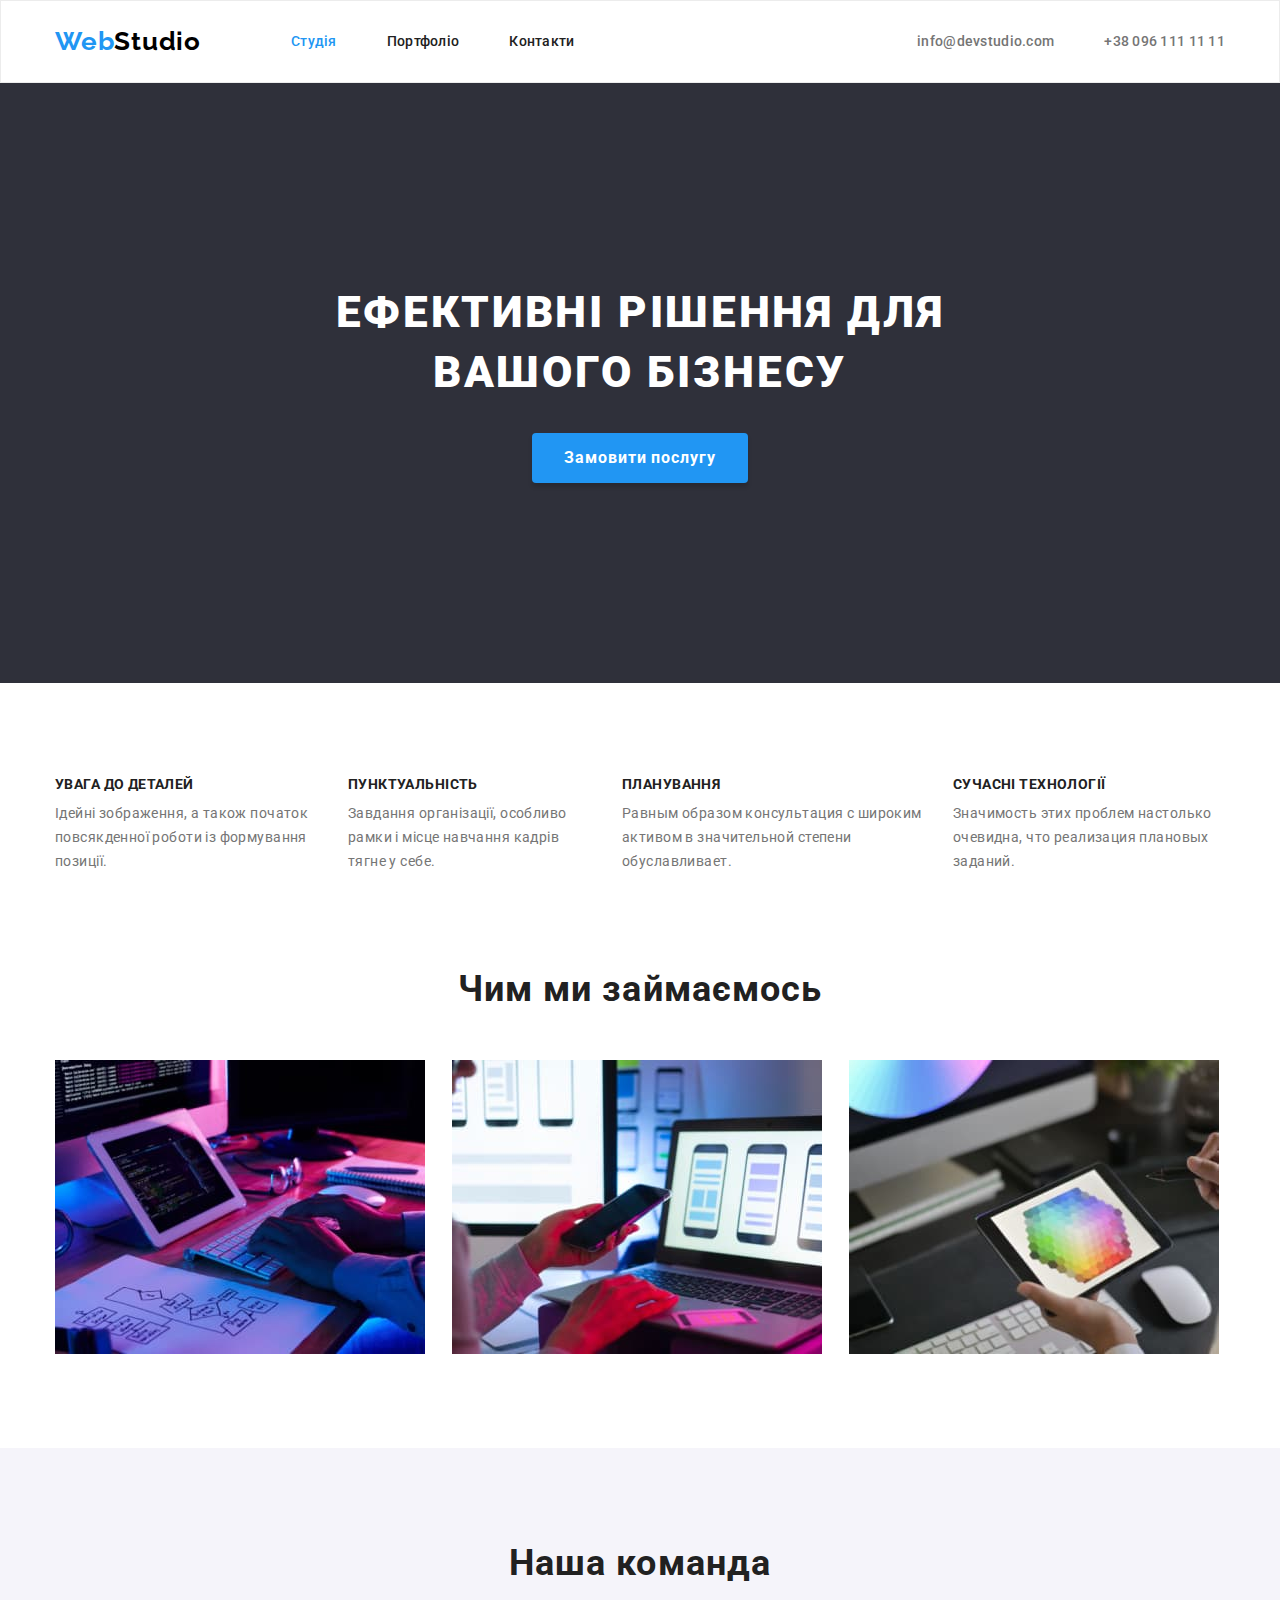
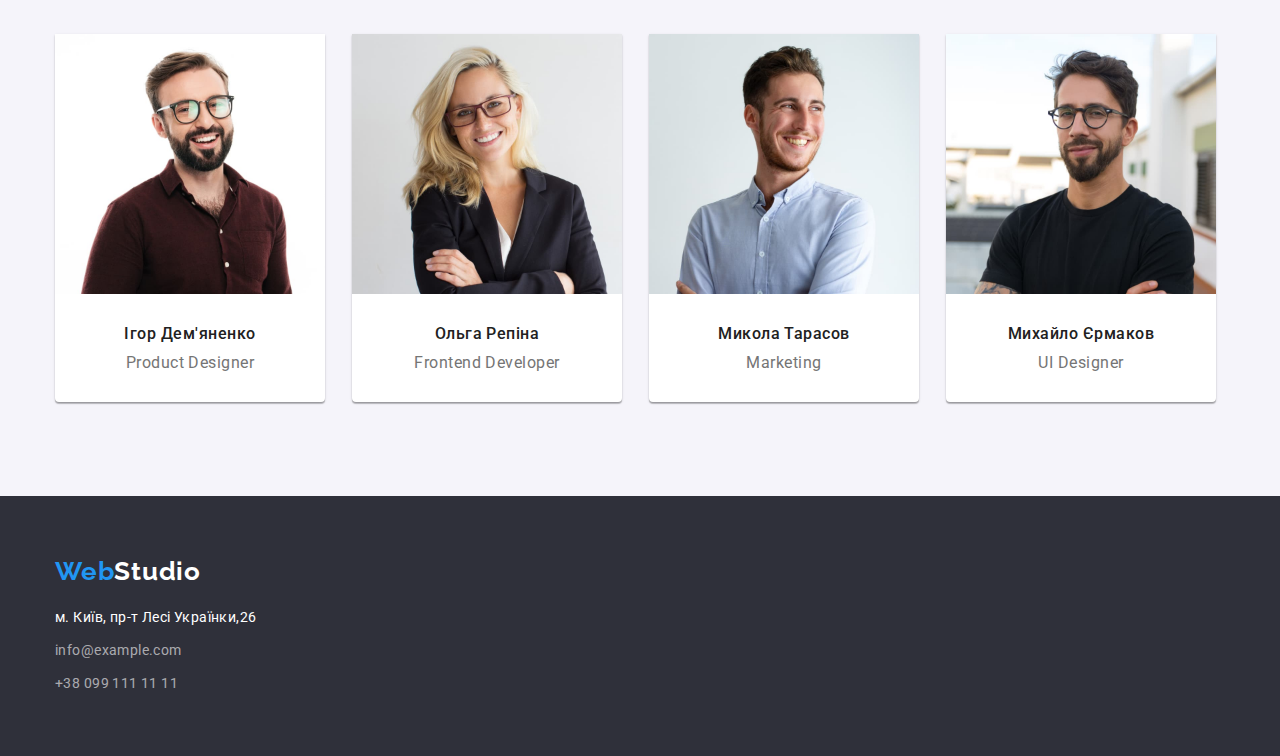
<file: index.html>
<!DOCTYPE html>
<html lang="uk">
<head>
    <meta charset="UTF-8">
    <meta http-equiv="X-UA-Compatible" content="IE=edge">
    <meta name="viewport" content="width=device-width, initial-scale=1.0">
    <title>web-studio</title>
<link rel="preconnect" href="https://fonts.googleapis.com">
<link rel="preconnect" href="https://fonts.gstatic.com" crossorigin>
<link href="https://fonts.googleapis.com/css2?family=Raleway:wght@700&family=Roboto:wght@400;500;700;900&display=swap"
    rel="stylesheet">
    <link rel="stylesheet" href="https://cdn.jsdelivr.net/npm/modern-normalize@1.1.0/modern-normalize.min.css">
    <link rel="stylesheet" href="./css/styles.css">
</head>
<body>
    <!-- Header -->
    <header class="page-header">
        <div class="container page-header-container">
        <nav class="page-navigation">
            <a class="logo link" href="./index.html"><span class="text-blue">Web</span>Studio</a>
            <ul class="main-menu list">
                <li class="menu-item">
                    <a href="./index.html" class="menu-link link active">Студія</a>
                </li>
                <li class="menu-item">
                    <a href="./portfolio.html" class="menu-link link">Портфоліо</a>
                </li>
                <li class="menu-item">
                    <a href="./index.html" class="menu-link link">Контакти</a>
                </li>
            </ul>
        </nav>
        <ul class="contact-menu list page-header-container">
            <li class="contact-menu-item">
                <a class="contact-link menu-link link" href="mailto:info@devstudio.com">info@devstudio.com</a>
            </li>
    
            <li class="contact-menu-item">
                <a class="contact-link menu-link link" href="tel:+380961111111">+38 096 111 11 11</a>
            </li>
        </ul>
        </div>
    </header>
    
    <!-- Main -->
<!-- Hero -->
    <main>
        <section class="hero-section">
            <div class="container">
            <h1 class="main-tittle">Ефективні рішення для вашого бізнесу</h1>
            <button class="main-button" type="button">Замовити послугу</button>
            </div>
        </section>
    
        <!-- Our benefits -->
        <section class="benefits section">
            <div class="container">
            <h2 class="visually-hidden">Наші переваги</h2>
            <ul class="benefits-list list">
                <li class="benefits-list-item">
                    <h3 class="benefits-list-item-tittle">Увага до деталей</h3>
                    <p class="benefits-list-item-description">Ідейні зображення, а також початок повсякденної роботи із формування позиції. </p>
                </li>
    
            
                <li class="benefits-list-item">
                    <h3 class="benefits-list-item-tittle">Пунктуальність</h3>
                <p class="benefits-list-item-description">Завдання організації, особливо рамки і місце навчання кадрів тягне у себе.</p>
            </li>
                <li class="benefits-list-item">
                    <h3 class="benefits-list-item-tittle">Планування</h3>
            
                <p class="benefits-list-item-description">Равным образом консультация с широким активом в значительной степени обуславливает.</p>
            </li>

            <li class="benefits-list-item">
                <h3 class="benefits-list-item-tittle">Сучасні технології</h3>
            <p class="benefits-list-item-description">Значимость этих проблем настолько очевидна, что реализация плановых заданий.</p>
            </li>
        </ul>
        </div>
        </section>

<!-- About -->
        <section class="about-section section">
            <div class="container">
            <h2 class="section-title">Чим ми займаємось</h2>
            <ul class="about-list list flex-list" >
                <li class="about-list-item">
                    <img src="./images/box1jpg.jpg" alt="фото роботи"
                width="370"
                />
                </li>
                <li class="about-list-item">
                    <img src="./images/img-5.jpg" alt="фото роботи" width="370"/>
                </li>
                <li class="about-list-item">
                 <img src="./images/img-2.jpg" alt="фото роботи" width="370"/>
                </ul>
            </div>
              </section>

              <!-- Employees -->
              <section class="employees-section section">
                  <div class="container">
                  <h2 class="section-title">Наша команда</h2>
                  <ul class="employees-list list flex-list">
                      <li class="about-employees-list-item">
                          <img src="./images/specialist1.jpg" alt="фото спеціаліста"
                          width="270"/>
                          <div class="employees-card-content-wrapper">
                        <h3 class="employee-name"> Ігор Дем'яненко</h3>
                    <p class="employee-position" lang="en">Product Designer</p>
                    </div>
                    </li>


                    <li class="about-employees-list-item">
                        <img src="./images/specialist2.jpg" alt="фото спеціаліста" width="270"/>
                        <div class="employees-card-content-wrapper">
                        <h3 class="employee-name">Ольга Репіна</h3>
                        <p class="employee-position" lang="en">Frontend Developer</p> 
                        </div>
                        <li class="about-employees-list-item">
                            <img src="./images/specialist3.jpg" alt="фото спеціаліста" width="270"/>
                            <div class="employees-card-content-wrapper">
                            <h3 class="employee-name">Микола Тарасов</h3>
                            <p class="employee-position" lang="en">Marketing</p>
                            </div>
                            <li class="about-employees-list-item">
                                <img src="./images/specialist4.jpg" alt="фото спеціаліста" width="270"/>
                               <div class="employees-card-content-wrapper">
                                <h3 class="employee-name">Михайло Єрмаков</h3>
                                <p class="employee-position" lang="en">UI Designer</p>
                                </div>
                  </ul>
                </div>
              </section>
            </main>
<!-- Footer Contacts -->
<footer class="footer-list list">
    <div class="container">
    <a class="logo link footer-logo" href="/index.html"><span class="text-blue">Web</span>Studio</a>
    <address>
        <ul class="contact-link list">
            <li class="adress list footer-list-item">
                <a class="maps link menu-link" href="https://goo.gl/maps/hhCW37L2dN7FxY7t6" target="_blank"
                    rel="noopener noreferrer"> м. Київ, пр-т Лесі
                    Українки,26 </a>
            </li>
            <li class="address-link footer-list-item">
                <a class="adress-link link menu-link" href="mailto:info@example.com">info@example.com</a>
            </li>

            <li class="phone footer-list-item">
                <a class="adress-link link menu-link" href="tel:+380901111111">+38 099 111 11 11</a>
            </li>
        </ul>
    </address>
    </div>
</footer>
</body>
</html>
</file>
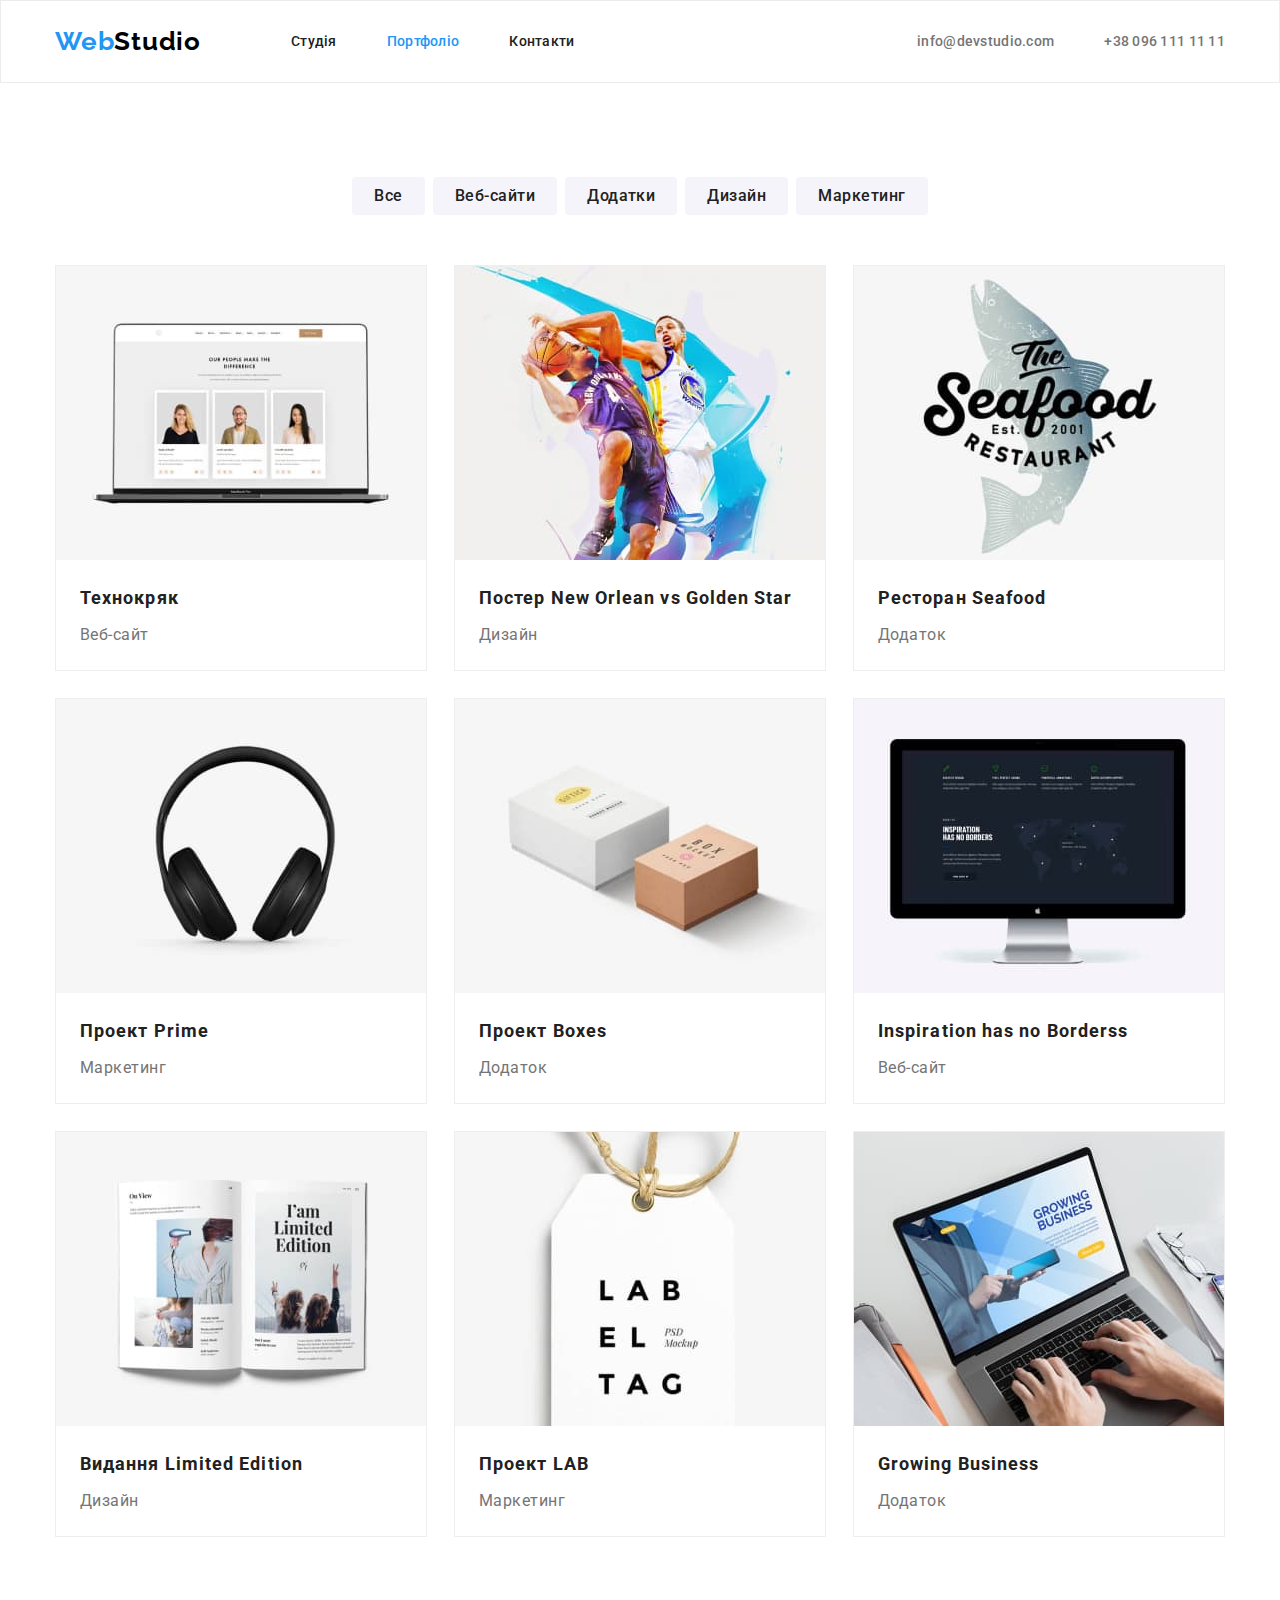
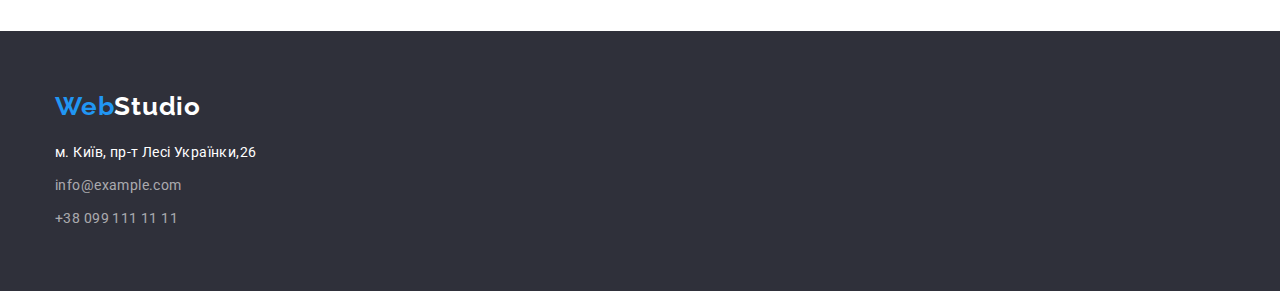
<file: portfolio.html>
<!DOCTYPE html>
<html lang="uk">
<head>
    <meta charset="UTF-8">
    <meta http-equiv="X-UA-Compatible" content="IE=edge">
    <meta name="viewport" content="width=device-width, initial-scale=1.0">
    <title>portfolio web-studio</title>
  <link rel="preconnect" href="https://fonts.googleapis.com">
  <link rel="preconnect" href="https://fonts.gstatic.com" crossorigin>
  <link href="https://fonts.googleapis.com/css2?family=Raleway:wght@700&family=Roboto:wght@400;500;700;900&display=swap"
    rel="stylesheet">
  <link rel="stylesheet" href="https://cdn.jsdelivr.net/npm/modern-normalize@1.1.0/modern-normalize.min.css">
  <link rel="stylesheet" href="./css/styles.css">

</head>
<body>
      <!-- Header -->
      <header class="page-header">
        <div class="container page-header-container">
          <nav class="page-navigation">
            <a class="logo link" href="./index.html"><span class="text-blue">Web</span>Studio</a>
            <ul class="main-menu list">
              <li class="menu-item">
                <a href="./index.html" class="menu-link link ">Студія</a>
              </li>
              <li class="menu-item">
                <a href="./portfolio.html" class="menu-link link active">Портфоліо</a>
              </li>
              <li class="menu-item">
                <a href="./index.html" class="menu-link link">Контакти</a>
              </li>
            </ul>
          </nav>
          <ul class="contact-menu list contact-header-container">
            <li class="contact-menu-item">
              <a class="contact-link menu-link link" href="mailto:info@devstudio.com">info@devstudio.com</a>
            </li>
      
            <li class="contact-menu-item">
              <a class="contact-link menu-link link" href="tel:+380961111111">+38 096 111 11 11</a>
            </li>
          </ul>
        </div>
      </header> 

<!-- Filter Buttons -->
<!-- Portfolio -->
<main>             
<section class="work-section section">
  <div class="container">
    <h1 class="visually-hidden">Наші послуги</h1>
    <ul class="filter-list">
      <li class="filter-list-item list"><button type="button" class="filter-list-button">Все</button></li>
      <li class="filter-list-item list"><button type="button" class="filter-list-button">Веб-сайти</button></li>
      <li class="filter-list-item list"><button type="button" class="filter-list-button">Додатки</button></li>
      <li class="filter-list-item list"><button type="button" class="filter-list-button">Дизайн</button></li>
      <li class="filter-list-item list"><button type="button" class="filter-list-button">Маркетинг</button></li>
    </ul>
<ul class="portfolio flex-list">
  <li class="portfolio-item list">
    <a class="portfolio-item-link link" href="./portfolio.html"> 
      <img class="portfolio-item-img" src="images/imgtechnokr.jpg" alt="технокряк" width="370"> 
    <div class="employees-card-content-wrapper">
      <h2 class="portfolio-item-title">Технокряк</h2>
    <p class="portfolio-item-description">Веб-сайт</p>
  </div>
  </a>
  </li>

  <li class="portfolio-item list">
    <a class="portfolio-item-link link" href="./portfolio.html">
      <img class="portfolio-item-img" src="images/imgposter.jpg" alt="дизайн" width="370">
      <div class="employees-card-content-wrapper">
      <h2 class="portfolio-item-title">Постер New Orlean vs Golden Star</h2>
      <p class="portfolio-item-description">Дизайн</p>
    </div>
    </a>
  </li>

  <li class="portfolio-item list">
    <a class="portfolio-item-link link" href="./portfolio.html">
      <img class="portfolio-item-img" src="images/seafoodnew.jpg" alt="додаток" width="370">
      <div class="employees-card-content-wrapper"> 
      <h2 class="portfolio-item-title">Ресторан Seafood</h2>
      <p class="portfolio-item-description">Додаток</p>
    </div>
    </a>
  </li>

<li class="portfolio-item list">
  <a class="portfolio-item-link link" href="./portfolio.html">
    <img class="portfolio-item-img" src="images/imgprojectprime.jpg" alt="маркетинг" width="370">
    <div class="employees-card-content-wrapper">
    <h2 class="portfolio-item-title">Проект Prime </h2>
    <p class="portfolio-item-description">Маркетинг</p>
  </div>
  </a>
</li>

<li class="portfolio-item list">
  <a class="portfolio-item-link link" href="./portfolio.html">
    <img class="portfolio-item-img" src="images/imgprojectboxers.jpg" alt="додаток" width="370">
    <div class="employees-card-content-wrapper">
    <h2 class="portfolio-item-title">Проект Boxes</h2>
    <p class="portfolio-item-description">Додаток</p>
  </div>
  </a>
</li>

<li class="portfolio-item list">
  <a class="portfolio-item-link link" href="./portfolio.html">
    <img class="portfolio-item-img" src="images/imginspiration.jpg" alt="Веб-сайт" width="370">
    <div class="employees-card-content-wrapper">
    <h2 class="portfolio-item-title">Inspiration has no Borderss</h2>
    <p class="portfolio-item-description">Веб-сайт</p>
  </div>
  </a>
</li>

<li class="portfolio-item list">
  <a class="portfolio-item-link link" href="./portfolio.html">
    <img class="portfolio-item-img" src="images/limitededitionnew.jpg" alt="Дизайн" width="370">
    <div class="employees-card-content-wrapper">
    <h2 class="portfolio-item-title"> Видання <span lang="en">Limited Edition</span></h2>
    <p class="portfolio-item-description">Дизайн</p>
  </div>
  </a>
</li>

<li class="portfolio-item list">
  <a class="portfolio-item-link link" href="./portfolio.html">
    <img class="portfolio-item-img" src="images/projectlabnew.jpg" alt="Маркетинг" width="370">
    <div class="employees-card-content-wrapper">
    <h2 class="portfolio-item-title">Проект LAB</h2>
    <p class="portfolio-item-description">Маркетинг</p>
  </div>
  </a>
</li>

<li class="portfolio-item list">
  <a class="portfolio-item-link link" href="./portfolio.html">
    <img class="portfolio-item-img" src="images/imgbusiness.jpg" alt="додаток" width="370">
    <div class="employees-card-content-wrapper">
    <h2 class="portfolio-item-title">Growing Business</h2>
    <p class="portfolio-item-description">Додаток</p>
  </div>
  </a>
</li>
</ul>
</div>
</section>
</main>

<!-- Footer Contacts -->
<footer class="footer-list list">
  <div class="footer-wrapper container">
  <a class="logo link footer-logo" href="index.html"><span class="text-blue">Web</span>Studio</a>
  <address>
    <ul class="contact-link list">
      <li class="adress footer-list-item">
        <a class="maps link menu-link" href="https://goo.gl/maps/hhCW37L2dN7FxY7t6" target="_blank" rel="noopener noreferrer"> м. Київ, пр-т Лесі
          Українки,26 </a>
      </li>

      <li class="address-link list footer-list-item">
        <a class="adress-link link menu-link" href="mailto:info@example.com">info@example.com</a>
      </li>

      <li class="phone footer-list-item">
        <a class="adress-link link menu-link" href="tel:+380901111111">+38 099 111 11 11</a>
      </li>
    </ul>
  </address>
  </div>
</footer>
</body>
</html>
</file>
<file: css/styles.css>
:root {
            --primary-font: 'Roboto', sans-serif;
            --logo-font: 'Raleway', sans-serif;
            --primary-text-color-theme-dark: #FFFFFF;
            --primary-text-color-theme-light: #212121;
            --secondary-text-color-theme-light: #757575;
            --logo-text-color-black: #000000;
            --color-blue: #2196F3;
            --background-color-dark: #2F303A;
            --light-grey-color: #EEEEEE;
            --another-grey-color: #F5F4FA;
            --another-black-color: #2F303A;
            --transparent-white-color: rgba(255, 255, 255, 0.6);
            --hover-background-color: #188CE8;
            --header-border-color:#ECECEC;
            
        }
    
        h1,
        h2,
        h3,
        h4,
         p {
        margin-top: 0;
        margin-bottom: 0;
        }

        ul, 
        ol {
            margin-top: 0;
            margin-bottom: 0;
            padding-left: 0;
        }

        img {
        display: block;
        max-width: 100%;
        height: auto;
        }

        button {
            cursor: pointer;
            display: block;
            margin: 0 auto;
            padding: 10px 32px;
            border: none;
            border-radius: 4px;
            display: inline-block;
            -webkit-appearance: none;
            -moz-appearance: none;
            appearance: none;
            text-decoration: none;
        }

        
                button::-moz-focus-inner {
                    border: 0;
                    padding: 0;
                }

    .list {
        list-style: none;
        padding-left: 0;
        margin: 0;
    }

    .link {
        text-decoration: none;
        color: var(--primary-text-color-theme-light);
    }

        body {
            font-family: var(--primary-font);
            color: var(--primary-text-color-theme-light);
            background-color: var(--primary-text-color-theme-dark);
            font-size: 14px;
            letter-spacing: 0.03em;

        }

        .section {
            padding: 94px 0;

        }

        .container {
            width: 1200px;
            margin-left: auto;
            margin-right: auto;
            padding-left: 15px;
            padding-right: 15px;
        }

        address {
            font-style: normal;
        }

        .active.link {
            color: var(--color-blue);
        }

        .visually-hidden {
         position: absolute;
         width: 1px;
         height: 1px;
         margin: -1px;
         border: 0;
         padding: 0;
        white-space: nowrap;
        clip-path: inset(100%);
        clip: rect(0 0 0 0);
        overflow: hidden;
                }

    /* HEADER */

    .page-header {
        padding: 25px 0;
        border: 1px solid var(--header-border-color);
    }

        .page-header-container {
            display: flex;
            align-items: center;
            margin-left: auto;
        }
        

            .contact-header-container {
            display: flex;
             align-items: center;
            margin-left: auto;
                }

        .page-navigation {
            display: flex;
            align-items: center;
        }

        .main-menu {
            display: flex;
        }


.logo   {
color: var(--logo-text-color-black);
font-family: var(--logo-font);
    font-weight: 700;
    font-size: 26px;
    line-height: 1.19;
    letter-spacing: 0.03em;
    margin-right: 90px;
}

.menu-item:not(:last-child) {
    margin-right: 50px;
}

.contact-menu-item:not(:last-child) {
    margin-right: 50px;
    
}


    .text-blue {
            color: var(--color-blue);
            letter-spacing: 0.03em;
    }

        .menu-link {
            font-weight: 500;
            font-size: 14px;
            line-height: 1.14;
            letter-spacing: 0.02em;
            color: var(--primary-text-color-theme-light); 
        }

        .menu-link.contact-link {
            color: var(--secondary-text-color-theme-light);
            }

        .menu-link:hover,
        .menu-link:focus {
                    color: var(--color-blue);
                }

         
                    /* Studio contect */

        .hero-section {
        background-color: var(--background-color-dark);
        padding-top:200px;
        padding-bottom: 200px;
        
            }


                    /* Hero Main contact */
        .main-tittle    {
                color: var(--primary-text-color-theme-dark);
                font-weight: 900;
                font-size: 44px;
                line-height: 1.36;
                letter-spacing: 0.06em;
                max-width: 696px;
                margin: 0 auto;
                text-transform: uppercase;
                text-align: center;
                margin-bottom: 30px;
        }

        .main-button {
            background-color: var(--color-blue);
            box-shadow: 0px 4px 4px rgba(0, 0, 0, 0.15);
            font-family: inherit;
            color: var(--primary-text-color-theme-dark);
            letter-spacing: 0.06em;
                font-weight: 700;
                font-size: 16px;
                line-height: 1.87;
                text-align: center;
                letter-spacing: 0.06em; 
                margin: 0 auto;
                display: block;
                
                
        }

        
        .main-button:hover, 
        .main-button:focus {
        background-color: var(--hover-background-color);
    
        }

        /* Benefits  */


.benefits-list {
    display: flex;
    gap: 30px;
}
         
        .benefits-list-item-tittle {
                    font-weight: 700;
                    font-size: 14px;
                    line-height: 1.14;
                    letter-spacing: 0.03em;
                    text-transform: uppercase;
                    margin-bottom: 10px;
        }

                .benefits-list-item-description {
                color: var(--secondary-text-color-theme-light);
                font-weight: 400;
                font-size: 14px;
                line-height: 1.71;
                letter-spacing: 0.03em;
                }

            /* Employees */

            .about-section {
            padding-top: 0;
                        }
                                       
       
                 .flex-list {
                 display: flex;
                 flex-wrap: wrap;
                 gap: 27px;
                
                }

            .employees-section {
            background-color: #F5F4FA;
            padding: 94px 0;
                        }


            .employees-card-content-wrapper {
                padding-top: 30px;
                padding-bottom: 30px;
                text-align: center;
            }



            .about-employees-list-item {
                background: var(--primary-text-color-theme-dark);
                box-shadow: 0px 1px 3px rgba(0, 0, 0, 0.12), 0px 1px 1px rgba(0, 0, 0, 0.14), 0px 2px 1px rgba(0, 0, 0, 0.2);
                border-radius: 0px 0px 4px 4px;
            }
            

            .section-title {
        font-weight: 700;
        font-size: 36px;
        line-height: 1.17;
        text-align: center;
        letter-spacing: 0.03em;
        margin-bottom: 50px;
            }

        .employee-name {
            color: var(--primary-text-color-theme-light);
            font-weight: 500;
            font-size: 16px;
            line-height: 1.19;
            letter-spacing: 0.03em;
            margin-bottom: 9px;
        }

        .employee-position {
        color:var(--secondary-text-color-theme-light);
        font-weight: 400;
        font-size: 16px;
        line-height: 1.19;
        letter-spacing: 0.03em;
        }


        /* Footer */
 .footer-list {
     background-color: var(--background-color-dark);
     padding: 60px 0;
 }

  .footer-logo {
    color: var(--primary-text-color-theme-dark);
    margin-bottom: 20px;
    display: block;
  }

  .footer-list-item:not(:last-child) {
      margin-bottom: 9px;
  }

 .maps {
        color: var(--primary-text-color-theme-dark);
        font-weight: 400;
        font-size: 14px;
        line-height: 1.71;
        letter-spacing: 0.03em;
 }

 .adress-link {
    font-weight: 400;
    font-size: 14px;
    line-height: 1.71;
    letter-spacing: 0.03em;
    color: rgba(255, 255, 255, 0.6);
 }


/* Portfolio second page */
/* Buttons */

.filter-list {
    display: flex;
    gap: 8px;
    justify-content: center;
    margin-bottom: 50px;
  
}


.filter-list-button {
    font-weight: 500;
    font-size: 16px;
    line-height: 1.6;
    text-align: center;
    letter-spacing: 0.03em;
    font-family: inherit;
    background-color: var(--another-grey-color);
    border-radius: 4px;
    color: var(--primary-text-color-theme-light);
    padding: 6px 22px;
}


.filter-list-button:hover,
.filter-list-button:focus
 { 
    color: var(--primary-text-color-theme-dark);
    background-color: var(--color-blue);
    
}

.portfolio-item {
    background: var(--primary-text-color-theme-dark);
    border: 1px solid var(--light-grey-color);
}

.portfolio-item .employees-card-content-wrapper {
    text-align: left;
    padding: 20px 24px;
}

.portfolio-item-title {
    color: var(--primary-text-color-theme-light);
    font-weight: 700;
    font-size: 18px;
    line-height: 2;
    letter-spacing: 0.06em;
    margin-bottom: 4px;
}
 
.portfolio-item-description {
    color: var(--secondary-text-color-theme-light);
    font-weight: 400;
    font-size: 16px;
    line-height: 30px;
    letter-spacing: 0.03em;
}
</file>
